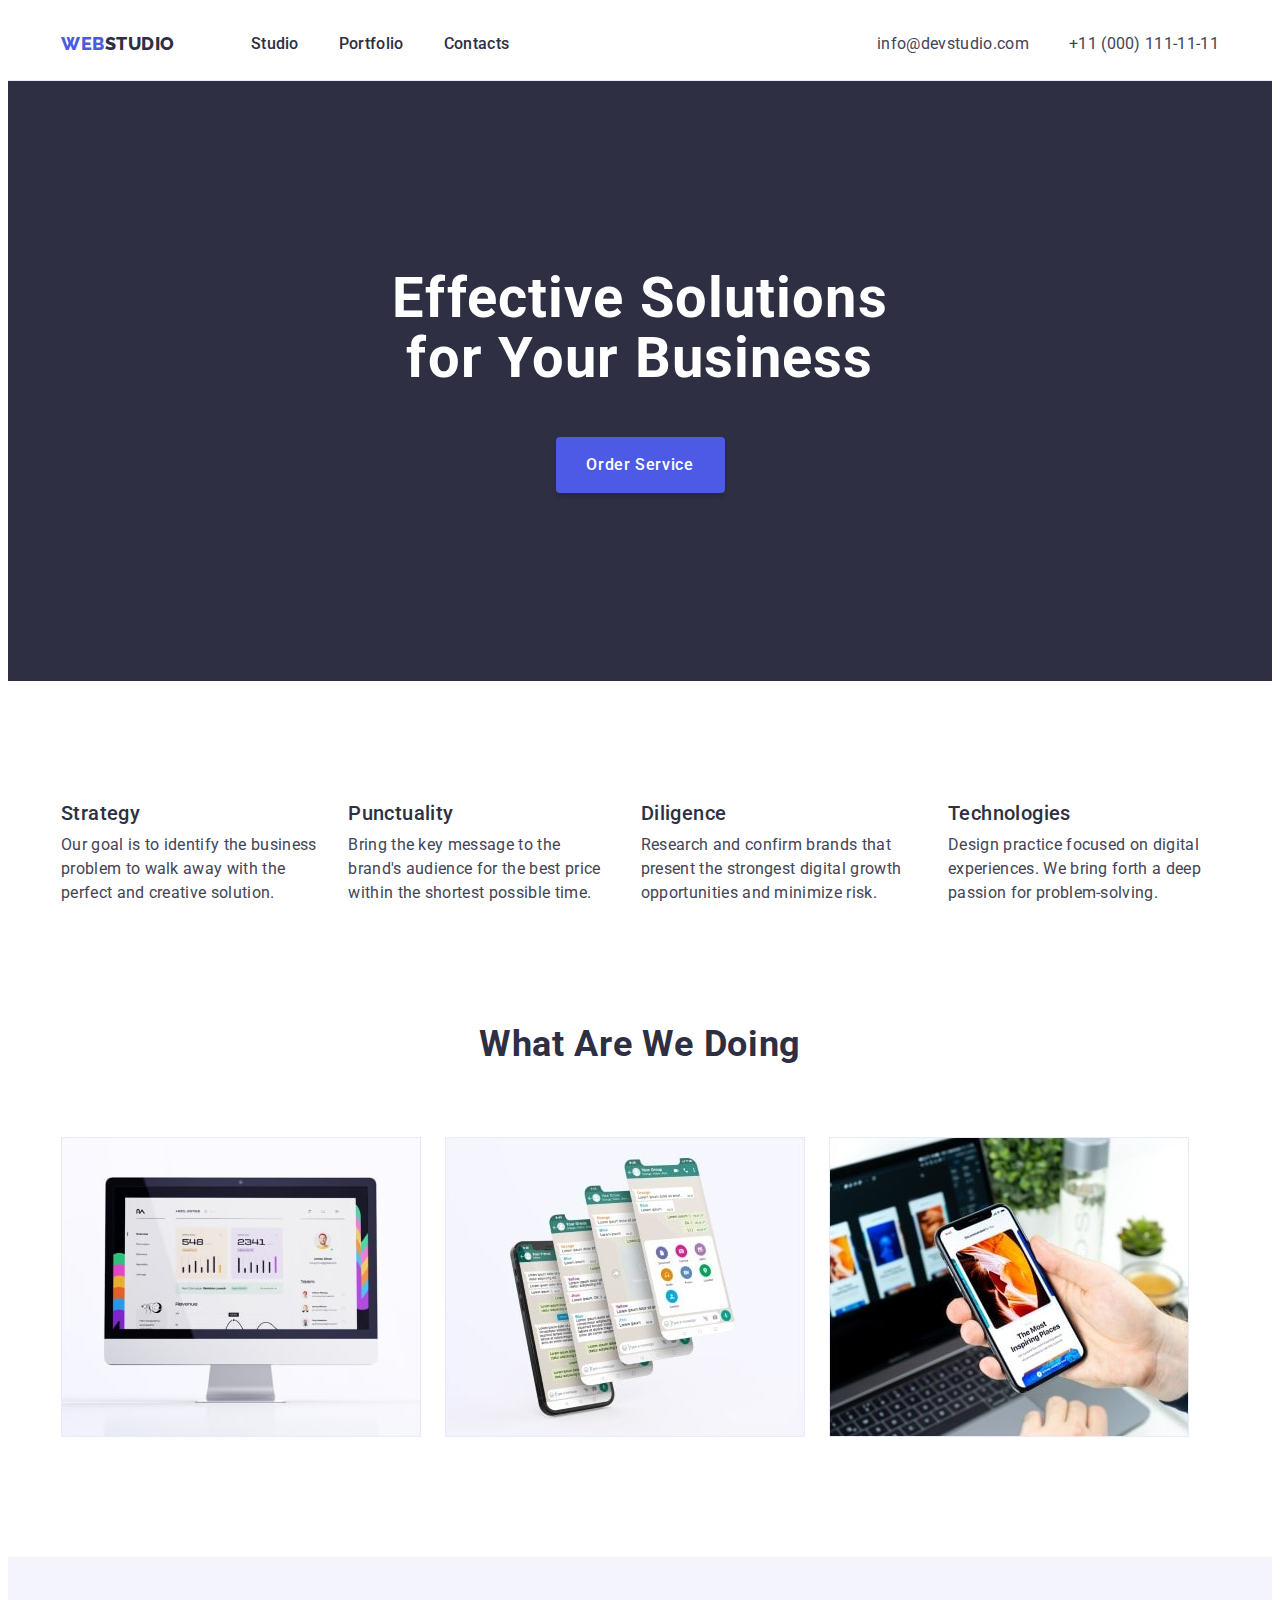
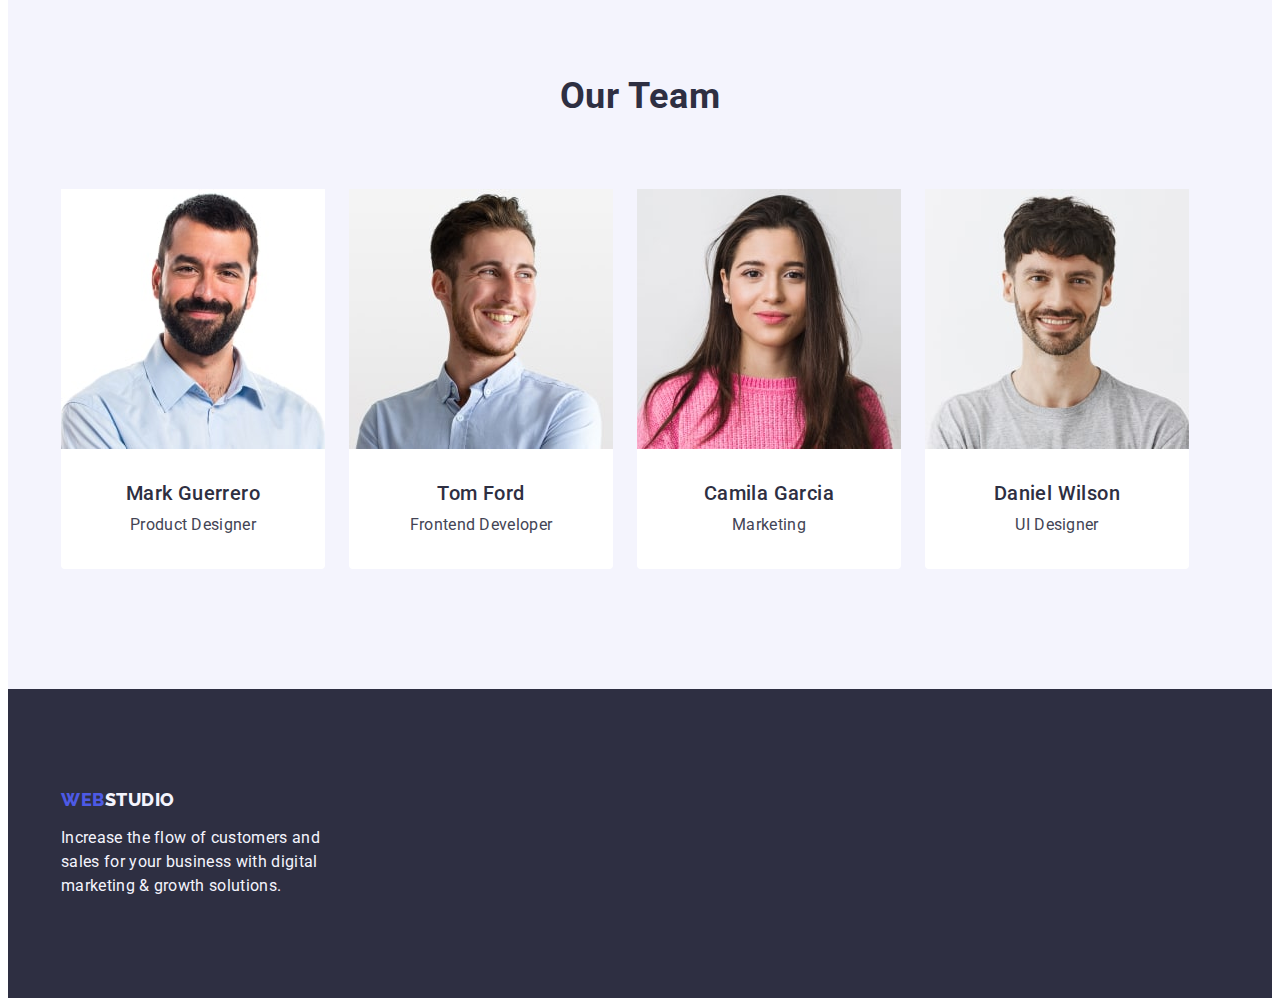
<file: index.html>
<!DOCTYPE html>
<html lang="en">
  <head>
    <meta charset="UTF-8" />
    <meta http-equiv="X-UA-Compatible" content="IE=edge" />
    <meta name="viewport" content="width=device-width, initial-scale=1.0" />
    <title>Студія</title>
    <link rel="preconnect" href="https://fonts.googleapis.com" />
    <link rel="preconnect" href="https://fonts.gstatic.com" crossorigin />
    <link
      href="https://fonts.googleapis.com/css2?family=Raleway:wght@800&family=Roboto:wght@400;500;700;900&display=swap"
      rel="stylesheet"
    />
    <link
      rel="stylesheet"
      href="https://cdnjs.cloudflare.com/ajax/libs/modern-normalize/2.0.0/modern-normalize.min.css"
      integrity="sha512-4xo8blKMVCiXpTaLzQSLSw3KFOVPWhm/TRtuPVc4WG6kUgjH6J03IBuG7JZPkcWMxJ5huwaBpOpnwYElP/m6wg=="
      crossorigin="anonymous"
      referrerpolicy="no-referrer"
    />
    <link rel="stylesheet" href="css/styles.css" />
  </head>
  <body>
    <header class="header">
        <div class="container header-container">
          <nav class="header-navigation">
            <a class="header-logo logo link" href="index.html"
              >Web<span class="logo-studio logo">Studio</span></a
            >
            <ul class="header-list list">
              <li class="header-item list">
                <a class="header-link link" href="./index.html">Studio</a>
              </li>
              <li class="header-item list">
                <a class="header-link link" href="./portfolio.html">Portfolio</a>
              </li>
              <li class="header-item list">
                <a class="header-link link" href="">Contacts</a>
              </li>
            </ul>
          </nav>
        <address class="header-addres">
          <ul class="header-addres-list list">
            <li class="header-addres-item list">
              <a class="header-addres-link link" href="mailto:info@devstudio.com"
                >info@devstudio.com</a
              >
            </li>
            <li class="header-addres-item list">
              <a class="header-addres-link link" href="tel:+110001111111"
                >+11 (000) 111-11-11</a
              >
            </li>
          </ul>
        </address>
        </div>
    </header>
    <main class="main">
      <section class="title">
        <div class="container title-container">
          <h1 class="main-title">Effective Solutions for Your Business</h1>
          <button class="button-order" type="button">Order Service</button>
        </div>
      </section>
      <section class="objective">
        <div class="container objective-container">
          <h2 hidden class="visually-hidden">Title</h2>
          <ul class="objective-list list">
            <li class="objective-item list">
              <h3 class="objective-item-title item-title">Strategy</h3>
              <p class="objective-item-text item-text">
                Our goal is to identify the business problem to walk away with the
                perfect and creative solution.
              </p>
            </li>
            <li class="objective-item list">
              <h3 class="objective-item-title item-title">Punctuality</h3>
              <p class="objective-item-text item-text">
                Bring the key message to the brand's audience for the best price
                within the shortest possible time.
              </p>
            </li>
            <li class="objective-item list">
              <h3 class="objective-item-title item-title">Diligence</h3>
              <p class="objective-item-text item-text">
                Research and confirm brands that present the strongest digital
                growth opportunities and minimize risk.
              </p>
            </li>
            <li class="objective-item list">
              <h3 class="objective-item-title item-title">Technologies</h3>
              <p class="objective-item-text item-text">
                Design practice focused on digital experiences. We bring forth a
                deep passion for problem-solving.
              </p>
            </li>
          </ul>
        </div>
      </section>
      <section class="our-job">
        <div class="container">
          <h2 class="job-title title-h">What are we doing</h2>
          <ul class="our-job-list list">
            <li class="our-job-item list">
              <img
                class="our-job-img"
                src="./images/what-are-we-doing-1.jpg"
                alt="monitor with open statistics windows"
                width="360"
                height="300"
              />
            </li>
            <li class="our-job-item list">
              <img
                class="our-job-img"
                src="./images/what-are-we-doing-2.jpg"
                alt="mobile phone with open messages"
                width="360"
                height="300"
              />
            </li>
            <li class="our-job-item list">
              <img
                class="our-job-img"
                src="./images/what-are-we-doing-3.jpg"
                alt="laptop and mobile phone with the same application open"
                width="360"
                height="300"
              />
            </li>
          </ul>
        </div>
      </section>
      <section class="our-team">
       <div class="container">
          <h2 class="our-team-title title-h">Our Team</h2>
          <ul class="our-team-list list">
            <li class="our-team-item list">
              <img
                class="our-team-img"
                src="./images/our-team-1.jpg"
                alt="photo of Mark Guerrero"
                width="264"
                height="260"
              />
              <div class="position">
                <h3 class="team-item-title item-title">Mark Guerrero</h3>
                <p class="our-team-text item-text">Product Designer</p>
              </div>
            </li>
            <li class="our-team-item list">
              <img
                class="our-team-img"
                src="./images/our-team-2.jpg"
                alt="photo of Tom Ford"
                width="264"
                height="260"
              />
              <div class="position">
                <h3 class="team-item-title item-title">Tom Ford</h3>
                <p class="our-team-text item-text">Frontend Developer</p>
              </div>
            </li>
            <li class="our-team-item list">
              <img
                class="our-team-img"
                src="./images/our-team-3.jpg"
                alt="photo of Camila Garcia"
                width="264"
                height="260"
              />
              <div class="position">
                <h3 class="team-item-title item-title">Camila Garcia</h3>
                <p class="our-team-text item-text">Marketing</p>
              </div>
            </li>
            <li class="our-team-item list">
              <img
                class="our-team-img"
                src="./images/our-team-4.jpg"
                alt="photo of Daniel Wilson"
                width="264"
                height="260"
              />
              <div class="position">
                <h3 class="team-item-title item-title">Daniel Wilson</h3>
                <p class="our-team-text item-text">UI Designer</p>
              </div>
            </li>
          </ul>
       </div>
      </section>
    </main>
    <footer class="footer">
       <div class="container footer-container">
            <a class="footer-logo logo link" href="./index.html"
              >Web<span class="footer-logo-studio logo">Studio</span></a
            >
          <p class="footer-text">
            Increase the flow of customers and sales for your business with digital
            marketing & growth solutions.
          </p>
       </div>
    </footer>
  </body>
</html>
</file>
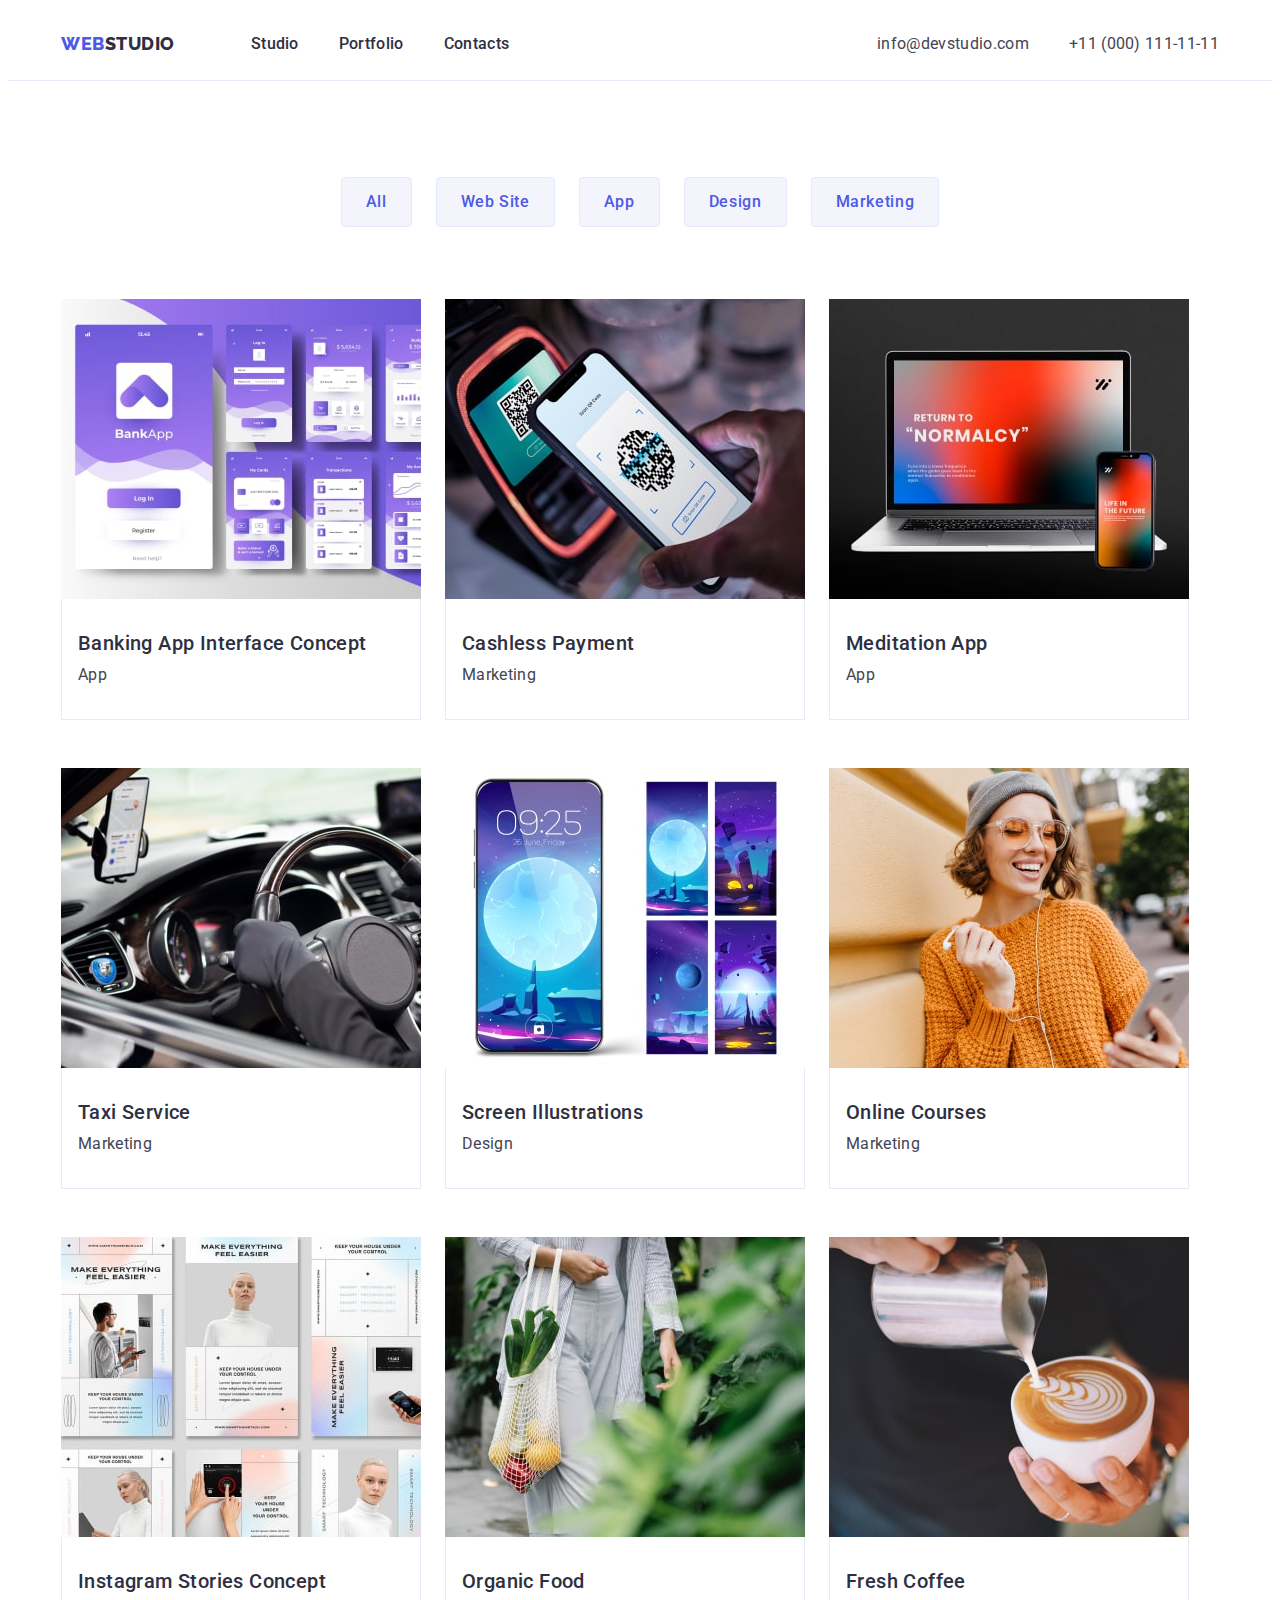
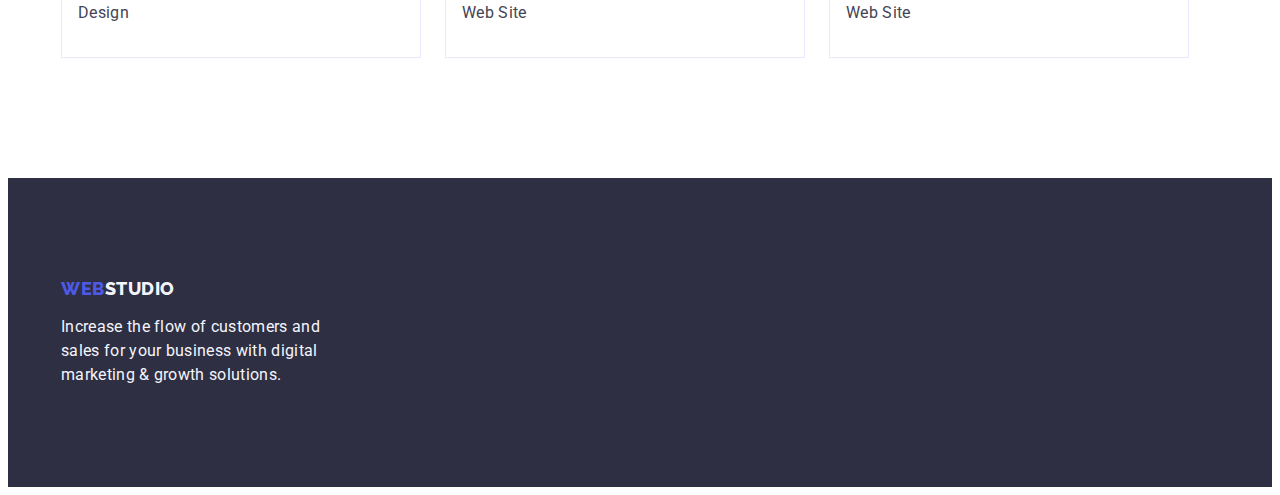
<file: portfolio.html>
<!DOCTYPE html>
<html lang="en">
  <head>
    <meta charset="UTF-8" />
    <meta http-equiv="X-UA-Compatible" content="IE=edge" />
    <meta name="viewport" content="width=device-width, initial-scale=1.0" />
    <title>Студія</title>
    <link rel="preconnect" href="https://fonts.googleapis.com" />
    <link rel="preconnect" href="https://fonts.gstatic.com" crossorigin />
    <link
      href="https://fonts.googleapis.com/css2?family=Raleway:wght@800&family=Roboto:wght@400;500;700;900&display=swap"
      rel="stylesheet"
    />
    <link
      rel="stylesheet"
      href="https://cdnjs.cloudflare.com/ajax/libs/modern-normalize/2.0.0/modern-normalize.min.css"
      integrity="sha512-4xo8blKMVCiXpTaLzQSLSw3KFOVPWhm/TRtuPVc4WG6kUgjH6J03IBuG7JZPkcWMxJ5huwaBpOpnwYElP/m6wg=="
      crossorigin="anonymous"
      referrerpolicy="no-referrer"
    />
    <link rel="stylesheet" href="css/styles.css" />
  </head>
  <body>
    <header class="header">
      <div class="container header-container">
        <nav class="header-navigation">
          <a class="header-logo logo link" href="index.html"
            >Web<span class="logo-studio logo">Studio</span></a
          >
          <ul class="header-list list">
            <li class="header-item list">
              <a class="header-link link" href="./index.html">Studio</a>
            </li>
            <li class="header-item list">
              <a class="header-link link" href="./portfolio.html">Portfolio</a>
            </li>
            <li class="header-item list">
              <a class="header-link link" href="">Contacts</a>
            </li>
          </ul>
        </nav>
        <address class="header-addres">
          <ul class="header-addres-list list">
            <li class="header-addres-item list">
              <a
                class="header-addres-link link"
                href="mailto:info@devstudio.com"
                >info@devstudio.com</a
              >
            </li>
            <li class="header-addres-item list">
              <a class="header-addres-link link" href="tel:+110001111111"
                >+11 (000) 111-11-11</a
              >
            </li>
          </ul>
        </address>
      </div>
    </header>
    <main class="main">
      <section class="pagination">
        <div class="container">
          <h1 hidden class="visually-hidden">Main title</h1>

          <ul class="pagination-list list">
            <li class="pagination-item list">
              <button class="pagination-button" type="button">All</button>
            </li>
            <li class="pagination-item list">
              <button class="pagination-button" type="button">Web Site</button>
            </li>
            <li class="pagination-item list">
              <button class="pagination-button" type="button">App</button>
            </li>
            <li class="pagination-item list">
              <button class="pagination-button" type="button">Design</button>
            </li>
            <li class="pagination-item list">
              <button class="pagination-button" type="button">Marketing</button>
            </li>
          </ul>
          <ul class="list benefits-list">
            <li class="benefits-item">
              <a class="link" href="">
                <img
                  src="./images/banking-app-1.jpg"
                  alt="Screen with open bank app"
                  width="360"
                />
                <div class="benefits-border">
                  <h2 class="benefits-item-title item-title">
                    Banking App Interface Concept
                  </h2>
                  <p class="benefits-item-text item-text">App</p>
                </div>
              </a>
            </li>
            <li class="benefits-item">
              <a class="link" href="">
                <img
                  src="./images/cashless-payment-2.jpg"
                  alt="Phone scan the QR code for payment"
                  width="360"
                />
                <div class="benefits-border">
                  <h2 class="benefits-item-title item-title">
                    Cashless Payment
                  </h2>
                  <p class="benefits-item-text item-text">Marketing</p>
                </div>
              </a>
            </li>
            <li class="benefits-item">
              <a class="link" href="">
                <img
                  src="./images/meditation-app-3.jpg"
                  alt="Laptop and phone with same application - Return to normalcy"
                  width="360"
                />
                <div class="benefits-border">
                  <h2 class="benefits-item-title item-title">Meditation App</h2>
                  <p class="benefits-item-text item-text">App</p>
                </div>
              </a>
            </li>
            <li class="benefits-item">
              <a class="link" href="">
                <img
                  src="./images/taxi-service-4.jpg"
                  alt="Inside car with steering wheel"
                  width="360"
                />
                <div class="benefits-border">
                  <h2 class="benefits-item-title item-title">Taxi Service</h2>
                  <p class="benefits-item-text item-text">Marketing</p>
                </div>
              </a>
            </li>
            <li class="benefits-item">
              <a class="link" href="">
                <img
                  src="./images/screen-illustrations-5.jpg"
                  alt="Screen Illustrations with moon"
                  width="360"
                />
                <div class="benefits-border">
                  <h2 class="benefits-item-title item-title">
                    Screen Illustrations
                  </h2>
                  <p class="benefits-item-text item-text">Design</p>
                </div>
              </a>
            </li>
            <li class="benefits-item">
              <a class="link" href="">
                <img
                  src="./images/online-courses-6.jpg"
                  alt="Smiling girl with phone and headphones to the phone"
                  width="360"
                />
                <div class="benefits-border">
                  <h2 class="benefits-item-title item-title">Online Courses</h2>
                  <p class="benefits-item-text item-text">Marketing</p>
                </div>
              </a>
            </li>
            <li class="benefits-item">
              <a class="link" href="">
                <img
                  src="./images/instagram-7.jpg"
                  alt="Screenshots of business social media profile"
                  width="360"
                />
                <div class="benefits-border">
                  <h2 class="benefits-item-title item-title">
                    Instagram Stories Concept
                  </h2>
                  <p class="benefits-item-text item-text">Design</p>
                </div>
              </a>
            </li>
            <li class="benefits-item">
              <a class="link" href="">
                <img
                  src="./images/organic-food-8.jpg"
                  alt="Lady with vegetable in organic bag"
                  width="360"
                />
                <div class="benefits-border">
                  <h2 class="benefits-item-title item-title">Organic Food</h2>
                  <p class="benefits-item-text item-text">Web Site</p>
                </div>
              </a>
            </li>
            <li class="benefits-item">
              <a class="link" href="">
                <img
                  src="./images/coffee-9.jpg"
                  alt="Pouring milk into coffee and making round ornaments."
                  width="360"
                />
                <div class="benefits-border">
                  <h2 class="benefits-item-title item-title">Fresh Coffee</h2>
                  <p class="benefits-item-text item-text">Web Site</p>
                </div>
              </a>
            </li>
          </ul>
        </div>
      </section>
    </main>
    <footer class="footer">
      <div class="container footer-container">
        <a class="footer-logo logo link" href="./index.html"
          >Web<span class="footer-logo-studio logo">Studio</span></a
        >

        <p class="footer-text">
          Increase the flow of customers and sales for your business with
          digital marketing & growth solutions.
        </p>
      </div>
    </footer>
  </body>
</html>
</file>
<file: css/styles.css>
body {
  font-family: 'Roboto', sans-serif;
  color: #434455;
  background-color: #ffffff;
}
.visually-hidden {
  position: absolute;
  width: 1px;
  height: 1px;
  margin: -1px;
  border: 0;
  padding: 0;
  white-space: nowrap;
  clip-path: inset(100%);
  clip: rect(0 0 0 0);
  overflow: hidden;
}
/* усування . і підкреслень в посиланнях */
.list {
  list-style: none;
}
.link {
  text-decoration: none;
}

/* налаштування для позиціонування елементів */
p,
h1,
h2,
h3 {
  margin: 0;
}
ul {
  margin: 0;
  padding: 0;
}
.container {
  width: 1158px;
  padding-left: 15px;
  padding-right: 15px;
  margin: 0 auto;
}
img {
  display: block;
}

/* CSS - змінні */
:root {
  --logo-color: #4d5ae5;
  --header-logo-studio-color: #2E2F42;
  --link-color: #2e2f42;
  --title-background: #2e2f42;
  --main-title-color: #ffffff;
  --button-order-background: #4d5ae5;
  --button-order-color: #ffffff;
  --link-hover-focus-color: #404bbf;
  --button-hover-focus-background: #404bbf;
  --our-team-background: #f4f4fd;
  --footer-text-color: #f4f4fd;
  --footer-background: #2e2f42;
  --footer-logo-color: #f4f4fd;
  --pagination-button-color: #4d5ae5;
  --pagination-button-background: #f4f4fd;
  --pagination-hover-focus-color: #ffffff;
  --pagination-hover-focus-background: #404bbf;
  --objective-item-title-color: #2e2f42;
  --job-title-color: #2e2f42;
  --team-title-color: #2e2f42;
  --our-team-list-background: #ffffff;
  --link-addres-color: #434455;
  --benefits-item-title-color: #2e2f42;
  --benefits-item-text-color: #434455;
}

/* inherit - наслідування шрифта; */
/* font-style: normal - тільки для посилань; */

/* header */
.header {
  border-bottom: 1px solid #e7e9fc;
}
.header-container {
  display: flex;
  margin: 0 auto;
}
.header-navigation {
  display: flex;
  align-items: center;
}
.header-logo {
  padding-bottom: 24px;
  padding-top: 24px;
  margin-right: 76px;
}
.logo {
  font-family: 'Raleway', sans-serif;
  font-weight: 800;
  font-size: 18px;
  line-height: 1.17;
  letter-spacing: 0.03em;
  text-transform: uppercase;
  color: var(--logo-color);
}
.logo-studio {
color: var(--header-logo-studio-color);
}
.header-list {
  display: flex;
  padding-bottom: 24px;
  padding-top: 24px;
  gap: 40px;
}
.header-link {
  font-weight: 500;
  font-size: 16px;
  line-height: 1.5;
  letter-spacing: 0.02em;
  color: var(--link-color);
  padding: 24px 0;
}
.header-link:hover,
.header-link:focus {
  color: var(--link-hover-focus-color);
}

.header-addres {
  font-style: normal;
  padding-bottom: 24px;
  padding-top: 24px;
  margin-left: auto;
}
.header-addres-list {
  display: flex;
  gap: 40px;
}
.header-addres-link {
  font-size: 16px;
  line-height: 1.5;
  letter-spacing: 0.02em;
  color: var(--link-addres-color);
}
.header-addres-link:hover,
.header-addres-link:focus {
  color: var(--link-hover-focus-color);
}

/* main */

/* title */

.title {
  background-color: var(--title-background);
  padding: 188px 0;
}
.main-title {
  font-size: 56px;
  line-height: 1.07;
  letter-spacing: 0.02em;
  text-align: center;
  color: var(--main-title-color);
  max-width: 496px;
  margin: 0 auto;
  margin-bottom: 48px;
}
.button-order {
  background-color: var(--button-order-background);
  font-family: inherit;
  font-weight: 500;
  font-size: 16px;
  line-height: 1.5;
  letter-spacing: 0.04em;
  color: var(--button-order-color);
  display: block;
  min-width: 169px;
  height: 56px;
  border: none;
  box-shadow: 0px 4px 4px rgba(0, 0, 0, 0.15);
  border-radius: 4px;
  margin-right: auto;
  margin-left: auto;
  cursor: pointer;
}
.button-order:hover,
.button-order:focus {
  background-color: var(--button-hover-focus-background);
}

/* section-objective */

.objective {
  padding: 120px 0;
}
.objective-list {
  display: flex;
  padding-left: auto;
  padding-right: auto;
  gap: 24px;
}
.objective-item {
  width: calc((100%-72) / 4);
}
.objective-item-title {
  color: var(--objective-item-title-color);
  margin-bottom: 8px;
}

/* common settings item-title and item-text for all sections  */

.item-title {
  font-weight: 500;
  font-size: 20px;
  line-height: 1.2;
  letter-spacing: 0.02em;
}
.item-text {
  font-size: 16px;
  line-height: 1.5;
  letter-spacing: 0.02em;
}

/* section - What are we doing */
.our-job {
  padding-bottom: 120px;
}
.job-title {
  color: var(--job-title-color);
  margin-bottom: 72px;
  padding: auto;
}
.title-h {
  font-size: 36px;
  line-height: 1.11;
  letter-spacing: 0.02em;
  text-align: center;
  text-transform: capitalize;
  color: var(--team-title-color);
  padding-left: auto;
  padding-right: auto;
  margin-bottom: 72px;
}
.our-job-list {
  display: flex;
  gap: 24px;
}
.our-job-item {
  width: calc((100%-48px) / 3);
}

/* section - Our team */

.our-team {
  padding: 120px 0;
  background: var(--our-team-background);
}
.our-team-list {
  display: flex;
  gap: 24px;
  padding-left: auto;
  padding-right: auto;
}
.our-team-item {
  background-color: var(--our-team-list-background);
  width: calc((100%-72px) / 4);
  border-radius: 0px 0px 4px 4px;
}
.position {
  padding: 32px 16px;
}
.team-item-title {
  color: var(--team-title-color);
  text-align: center;
  margin-bottom: 8px;
}
.our-team-text {
  text-align: center;
}

/* footer */

.footer {
  background-color: var(--footer-background);
  padding: 100px 0;
}
.footer-logo {
  color: #4d5ae5;
  display: inline-block;
  margin-bottom: 16px;
}
.footer-logo-studio {
  color: var(--footer-logo-color);
}
.footer-text {
  font-size: 16px;
  line-height: 1.5;
  letter-spacing: 0.02em;
  color: var(--footer-text-color);
  max-width: 264px;
}

/* Portfolio */

/* maim */
.pagination {
  padding: 96px 0 120px;
}
.pagination-list {
  display: flex;
  gap: 24px;
  justify-content: center;
  margin-bottom: 72px;
}
.pagination-button {
  font-family: inherit;
  cursor: pointer;
  font-weight: 500;
  font-size: 16px;
  line-height: 1.5;
  letter-spacing: 0.04em;
  color: var(--pagination-button-color);
  background-color: var(--pagination-button-background);
  border: 1px solid #e7e9fc;
  border-radius: 4px;
  display: block;
  padding: 12px 24px;
}
.pagination-button:hover,
.pagination-button:focus {
  color: var(--pagination-hover-focus-color);
  background-color: var(--pagination-hover-focus-background);
  border: 1px solid transparent;
}

/* "секція 2" - benefits */

.benefits-list {
  display: flex;
  flex-wrap: wrap;
  column-gap: 24px;
  row-gap: 48px;
}
.benefits-item {
  width: calc((100%-48px) / 3);
  max-width: 360px;
}
.benefits-border {
  border-left: 1px solid #e7e9fc;
  border-right: 1px solid #e7e9fc;
  border-bottom: 1px solid #e7e9fc;
  padding: 32px 16px;
}
.benefits-item-title {
  margin-bottom: 8px;
  color: var(--benefits-item-title-color);
}
.benefits-item-text {
  color: var(--benefits-item-text-color);
}
</file>
